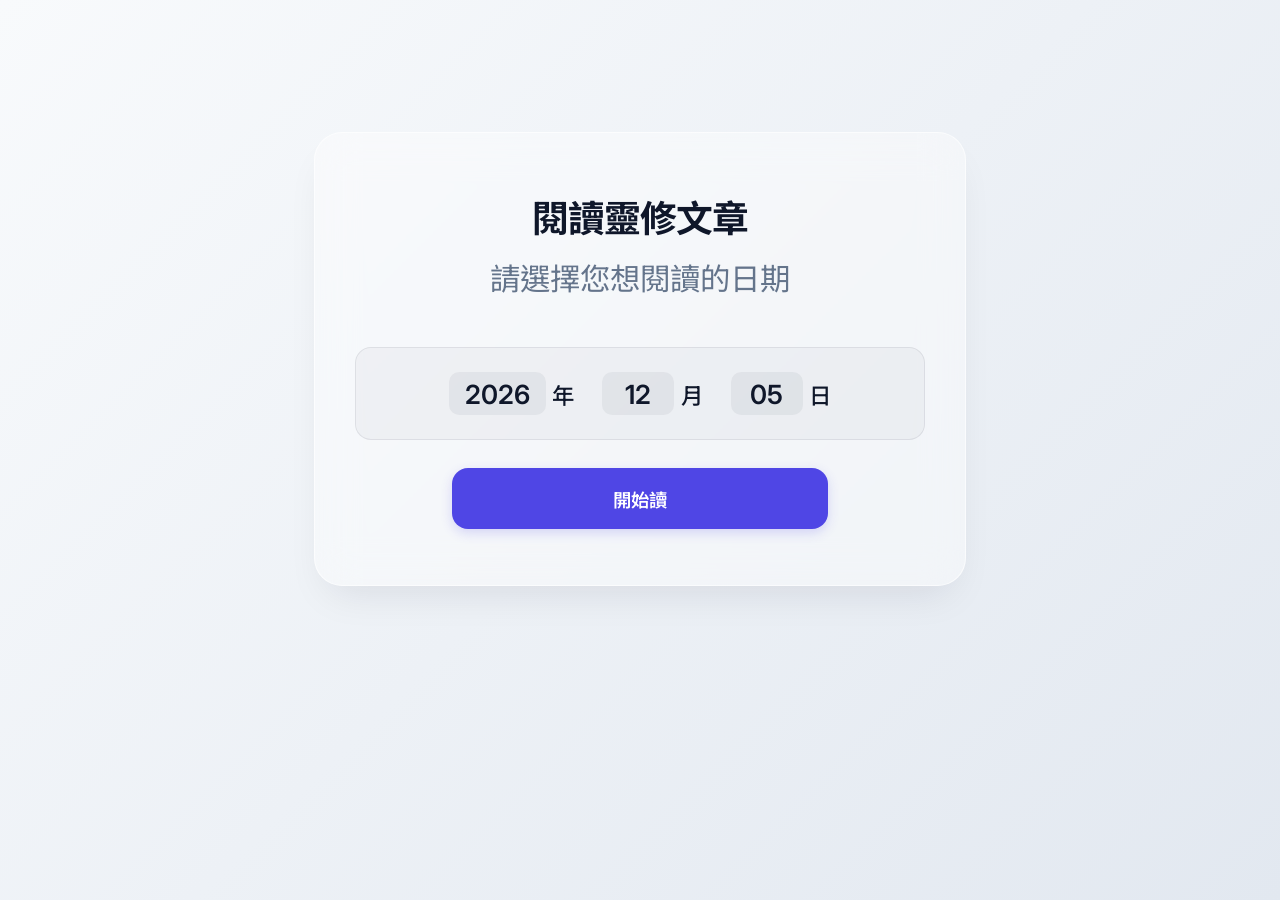
<file: index.html>
<!DOCTYPE html>
<html lang="zh-Hant">

<head>
  <meta charset="UTF-8">
  <meta name="viewport" content="width=device-width, initial-scale=1.0, maximum-scale=1.0, user-scalable=no">
  <title>靈命日糧 - 選擇日期</title>

  <meta name="apple-mobile-web-app-capable" content="yes">
  <meta name="apple-mobile-web-app-status-bar-style" content="black-translucent">
  <meta name="apple-mobile-web-app-title" content="靈命日糧">
  <link rel="apple-touch-icon" href="icons/icon-192.png">

  <meta name="theme-color" content="#1e1b4b">
  <link rel="manifest" href="manifest.json">
  <link rel="stylesheet" href="styles.css">
</head>

<body>

  <main class="container">
    <div class="glass-card">
      <h1>閱讀靈修文章</h1>
      <p class="subtitle">請選擇您想閱讀的日期</p>

      <form id="dateEntryForm">
        <div class="date-picker-wrapper">
          <!-- Custom visual display of the date -->
          <div id="customDateDisplay" class="custom-display" aria-hidden="true">
            <div class="date-pair"><span id="displayYear">2026</span> 年</div>
            <div class="date-pair"><span id="displayMonth">06</span> 月</div>
            <div class="date-pair"><span id="displayDay">18</span> 日</div>
          </div>

          <!-- Invisible native date input on top -->
          <input type="date" id="nativeDateInput" class="invisible-native-picker" required>
        </div>

        <button type="submit" class="submit-btn">開始讀</button>
      </form>
    </div>
  </main>

  <script src="index.js"></script>
</body>

</html>
</file>
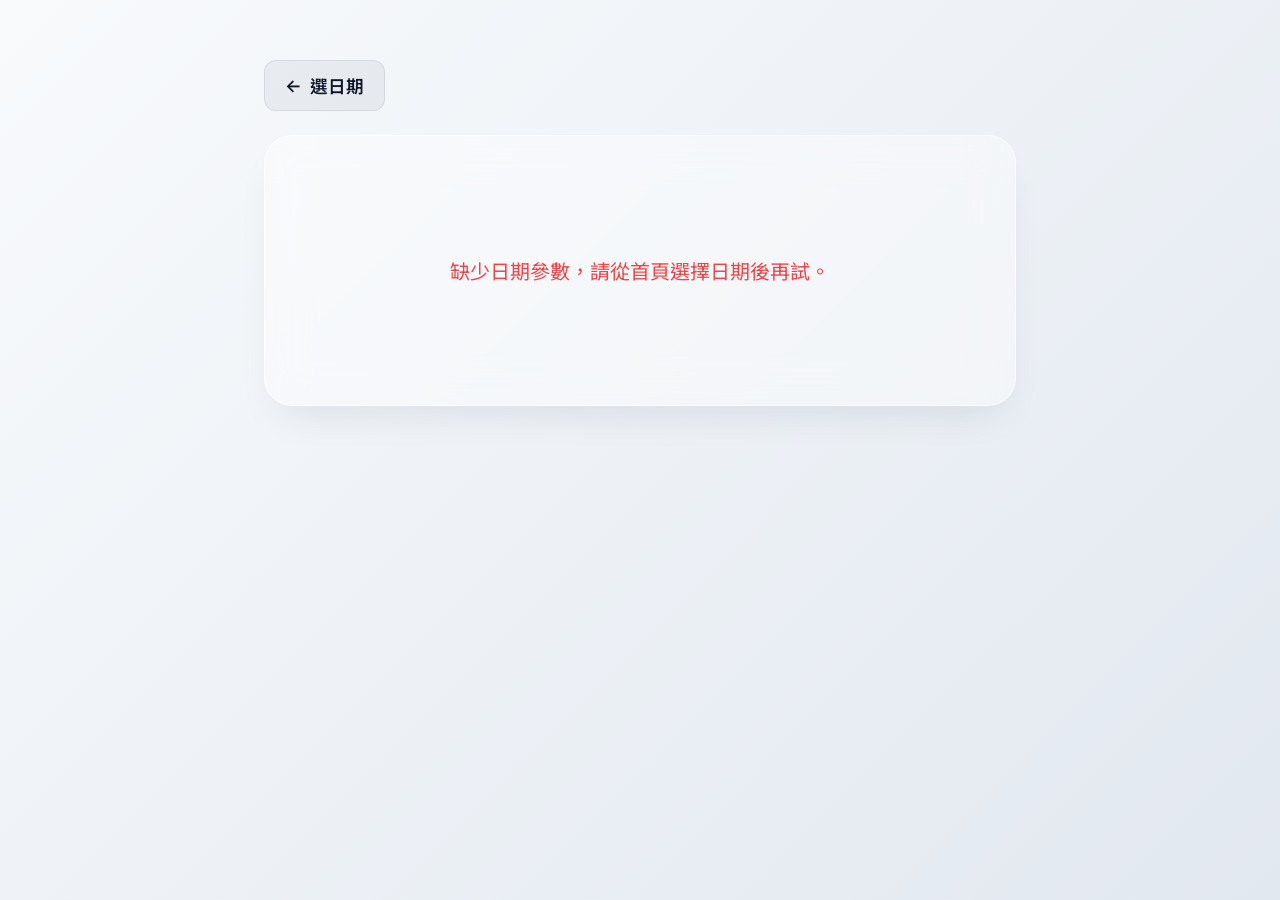
<file: article.html>
<!DOCTYPE html>
<html lang="zh-Hant">

<head>
  <meta charset="UTF-8">
  <meta name="viewport" content="width=device-width, initial-scale=1.0, maximum-scale=1.0, user-scalable=no">
  <title>靈命日糧 - 閱讀文章</title>

  <meta name="apple-mobile-web-app-capable" content="yes">
  <meta name="apple-mobile-web-app-status-bar-style" content="black-translucent">
  <meta name="apple-mobile-web-app-title" content="靈命日糧">
  <link rel="apple-touch-icon" href="icons/icon-192.png">

  <meta name="theme-color" content="#1e1b4b">
  <link rel="manifest" href="manifest.json">
  <link rel="stylesheet" href="styles.css">

  <!-- Specific styles for article layout -->
  <link rel="stylesheet" href="article.css">
  <link rel="stylesheet"
    href="https://fonts.googleapis.com/css2?family=Material+Symbols+Outlined:opsz,wght,FILL,GRAD@20..48,100..700,0..1,-50..200&icon_names=ios_share" />
</head>

<body class="article-page">

  <main class="article-container">

    <div class="top-bar">
      <a href="index.html" class="back-btn">
        <span>&larr;</span> 選日期
      </a>
      <a id="shareBtn" class="share-btn" style="display: none;">
        <span class="material-symbols-outlined">ios_share</span>
        <span>分享至 Line</span>
      </a>
    </div>

    <div class="article-card">

      <div id="loadingState">
        <p>正在載入靈修文章...</p>
      </div>

      <div id="errorState">
        <p id="errorText">無法載入文章，請稍後再試。</p>
      </div>

      <div id="articleBody">
        <h1 id="articleTitle"></h1>
        <div id="articleDate"></div>

        <div id="bibleVerseContainer" style="display: none;">
          <div class="section-heading">聖經經文</div>
          <div class="article-content" id="bibleVerse"></div>
        </div>

        <div id="audioWrapper" class="audio-container" style="display: none;">
          <audio id="articleAudio" controls preload="metadata"></audio>
        </div>

        <div id="devotionBodyContainer" style="display: none;">
          <div class="section-heading">今日靈修</div>
          <div class="article-content" id="devotionBody"></div>
        </div>

        <div id="reflectContainer" style="display: none;">
          <div class="section-heading">反思與討論</div>
          <div class="article-content" id="reflectBody"></div>
        </div>

        <div id="prayerContainer" style="display: none;">
          <div class="section-heading">禱告</div>
          <div class="article-content" id="prayerBody"></div>
        </div>

        <div id="insightsContainer" style="display: none;">
          <div class="section-heading">靈糧透視</div>
          <div class="article-content" id="insightsBody"></div>
        </div>

      </div>
    </div>
  </main>

  <script src="article.js"></script>
</body>

</html>
</file>
<file: styles.css>
@import url('https://fonts.googleapis.com/css2?family=Inter:wght@400;500;600&family=Noto+Sans+TC:wght@400;500;700&display=swap');

:root {
  --primary-color: #4f46e5; /* Indigo 600 */
  --primary-hover: #4338ca; /* Indigo 700 */
  --bg-gradient-start: #f8fafc; /* Slate 50 */
  --bg-gradient-end: #e2e8f0; /* Slate 200 */
  --glass-bg: rgba(255, 255, 255, 0.4);
  --glass-border: rgba(255, 255, 255, 0.6);
  --text-primary: #0f172a; /* Slate 900 */
  --text-secondary: #64748b; /* Slate 500 */
  --input-bg: rgba(15, 23, 42, 0.03);
  --input-border: rgba(15, 23, 42, 0.08);
  --input-focus-border: rgba(79, 70, 229, 0.4);
}

* {
  box-sizing: border-box;
  margin: 0;
  padding: 0;
}

body {
  font-family: 'Inter', 'Noto Sans TC', sans-serif;
  background: linear-gradient(135deg, var(--bg-gradient-start), var(--bg-gradient-end));
  min-height: 100vh;
  display: flex;
  justify-content: center;
  align-items: flex-start; /* Removed vertical centering */
  color: var(--text-primary);
  overflow: hidden;
}

.container {
  width: 70vw; /* Stretched container to 70% of screen width */
  max-width: 700px;
  padding: 1.5rem;
  margin-top: 12vh; /* Offset from top */
}

.glass-card {
  background: var(--glass-bg);
  backdrop-filter: blur(20px);
  -webkit-backdrop-filter: blur(20px);
  border: 1px solid var(--glass-border);
  border-radius: 28px;
  padding: 3.5rem 2.5rem;
  box-shadow: 0 20px 40px -15px rgba(15, 23, 42, 0.1);
  text-align: center;
}

h1 {
  font-size: 2.3rem; /* Increased heading font size */
  font-weight: 700;
  margin-bottom: 0.75rem;
  letter-spacing: -0.025em;
  color: var(--text-primary);
}

.subtitle {
  color: var(--text-secondary);
  font-size: 1.9rem; /* Increased to be almost the same as title */
  font-weight: 400;
  margin-bottom: 3rem;
}

#dateEntryForm {
  display: flex;
  flex-direction: column;
  gap: 1.75rem;
}

/* Date Picker Wrapper */
.date-picker-wrapper {
  position: relative;
  background: var(--input-bg);
  border: 1px solid var(--input-border);
  border-radius: 16px;
  transition: all 0.3s cubic-bezier(0.4, 0, 0.2, 1);
  cursor: pointer;
  overflow: hidden;
}

.date-picker-wrapper:hover {
  background: rgba(15, 23, 42, 0.05);
  border-color: rgba(15, 23, 42, 0.15);
}

/* Visually highlight when the invisible input inside is focused */
.date-picker-wrapper:focus-within {
  border-color: var(--input-focus-border);
  box-shadow: 0 0 0 4px rgba(79, 70, 229, 0.1);
  background: rgba(15, 23, 42, 0.05);
}

/* Custom Visual Display of Date */
.custom-display {
  display: flex;
  justify-content: center;
  align-items: center;
  gap: 1.75rem; /* Increased spacing between each pair */
  padding: 1.5rem;
  font-size: 1.4rem; /* Increased relative size to balance the card */
  font-weight: 500;
  pointer-events: none; /* Let clicks pass through to the input */
  user-select: none;
}

.date-pair {
  display: inline-flex;
  align-items: center;
  gap: 0.4rem; /* Reduced spacing within each pair */
}

.custom-display span {
  font-family: 'Inter', sans-serif;
  font-size: 1.65rem; /* Increased numbers font size */
  font-weight: 600;
  color: var(--text-primary);
  background: rgba(15, 23, 42, 0.05);
  padding: 0.35rem 1rem;
  border-radius: 10px;
  min-width: 4.5rem; /* Stretched chips slightly */
  text-align: center;
  display: inline-block;
}

/* Invisible Native Picker */
.invisible-native-picker {
  position: absolute;
  top: 0;
  left: 0;
  width: 70vw;
  height: 100%;
  opacity: 0;
  cursor: pointer;
  z-index: 2;
  font-size: 16px; /* Prevents auto-zoom on iOS */
}

/* Submit Button */
.submit-btn {
  background: var(--primary-color);
  color: #ffffff;
  border: none;
  border-radius: 16px;
  padding: 1.1rem;
  font-size: 1.15rem;
  font-weight: 600;
  font-family: inherit;
  cursor: pointer;
  transition: all 0.2s cubic-bezier(0.4, 0, 0.2, 1);
  box-shadow: 0 4px 12px rgba(79, 70, 229, 0.2);
  
  /* Retain original size properties and center inside the form */
  width: 100%;
  max-width: 376px;
  align-self: center;
}

.submit-btn:hover {
  background: var(--primary-hover);
  transform: translateY(-1px);
  box-shadow: 0 6px 16px rgba(79, 70, 229, 0.3);
}

.submit-btn:active {
  transform: translateY(1px);
}
</file>
<file: article.css>
.article-container {
  width: 100%;
  max-width: 800px;
  padding: 1.5rem;
  margin: 0 auto;
  /* Allow natural scrolling instead of full screen centering */
  margin-top: 4vh;
  margin-bottom: 8vh;
}

/* Override body for article page to allow scrolling */
body.article-page {
  align-items: flex-start;
  overflow: auto;
  min-height: 100vh;
}

.top-bar {
  display: flex;
  justify-content: space-between;
  align-items: center;
  margin-bottom: 1.5rem;
}

.back-btn {
  background: rgba(15, 23, 42, 0.05);
  color: var(--text-primary);
  text-decoration: none;
  padding: 0.75rem 1.25rem;
  border-radius: 12px;
  font-weight: 600;
  font-size: 1.1rem;
  border: 1px solid var(--input-border);
  transition: all 0.2s;
  display: inline-flex;
  align-items: center;
  gap: 0.5rem;
}

.back-btn:hover {
  background: rgba(15, 23, 42, 0.1);
  transform: translateX(-2px);
}

.share-btn {
  /* Line Green */
  background: #00B900;
  color: white;
  text-decoration: none;
  padding: 0.75rem 1.25rem;
  border-radius: 12px;
  font-weight: 600;
  font-size: 1.1rem;
  border: none;
  transition: all 0.2s;
  /* Vertical layout */
  display: inline-flex;
  flex-direction: column;
  align-items: center;
  justify-content: center;
  gap: 0.5rem;
  box-shadow: 0 4px 12px rgba(0, 185, 0, 0.3);
}

.share-btn span {
  font-size: 0.8rem;
}

.share-btn .material-symbols-outlined {
  font-size: 2rem;
}

.share-btn:hover {
  transform: translateY(-2px);
  box-shadow: 0 6px 16px rgba(0, 185, 0, 0.4);
}

.article-card {
  background: var(--glass-bg);
  backdrop-filter: blur(20px);
  -webkit-backdrop-filter: blur(20px);
  border: 1px solid var(--glass-border);
  border-radius: 28px;
  padding: 3.5rem 2.5rem;
  box-shadow: 0 20px 40px -15px rgba(15, 23, 42, 0.1);
  text-align: left;
}

#articleTitle {
  font-size: 2.2rem;
  font-weight: 700;
  color: var(--text-primary);
  margin-bottom: 0.5rem;
  line-height: 1.3;
}

#articleDate {
  color: var(--text-secondary);
  font-size: 1.1rem;
  margin-bottom: 2rem;
  font-weight: 500;
}

#bibleVerse a {
  color: var(--primary-color);
  font-weight: 600;
  text-decoration: none;
}

#bibleVerse a:hover {
  text-decoration: underline;
}

.audio-container {
  margin-bottom: 2.5rem;
  width: 100%;
  background: rgba(15, 23, 42, 0.04);
  padding: 1rem;
  border-radius: 16px;
  border: 1px solid var(--input-border);
}

audio {
  width: 100%;
  outline: none;
  border-radius: 8px;
}

.article-content {
  font-size: 1.25rem;
  line-height: 1.8;
  color: #1e293b;
  /* Darker slate for reading legibility */
}

.article-content p {
  margin-bottom: 1.5rem;
}

.section-heading {
  font-size: 1.4rem;
  font-weight: 700;
  color: var(--primary-color);
  margin-top: 2.5rem;
  margin-bottom: 1rem;
  border-bottom: 2px solid rgba(79, 70, 229, 0.1);
  padding-bottom: 0.5rem;
}

#loadingState,
#errorState {
  text-align: center;
  padding: 4rem 2rem;
  font-size: 1.25rem;
  color: var(--text-secondary);
}

#errorState {
  color: #ef4444;
  /* Red 500 */
  display: none;
}

#articleBody {
  display: none;
}
</file>
